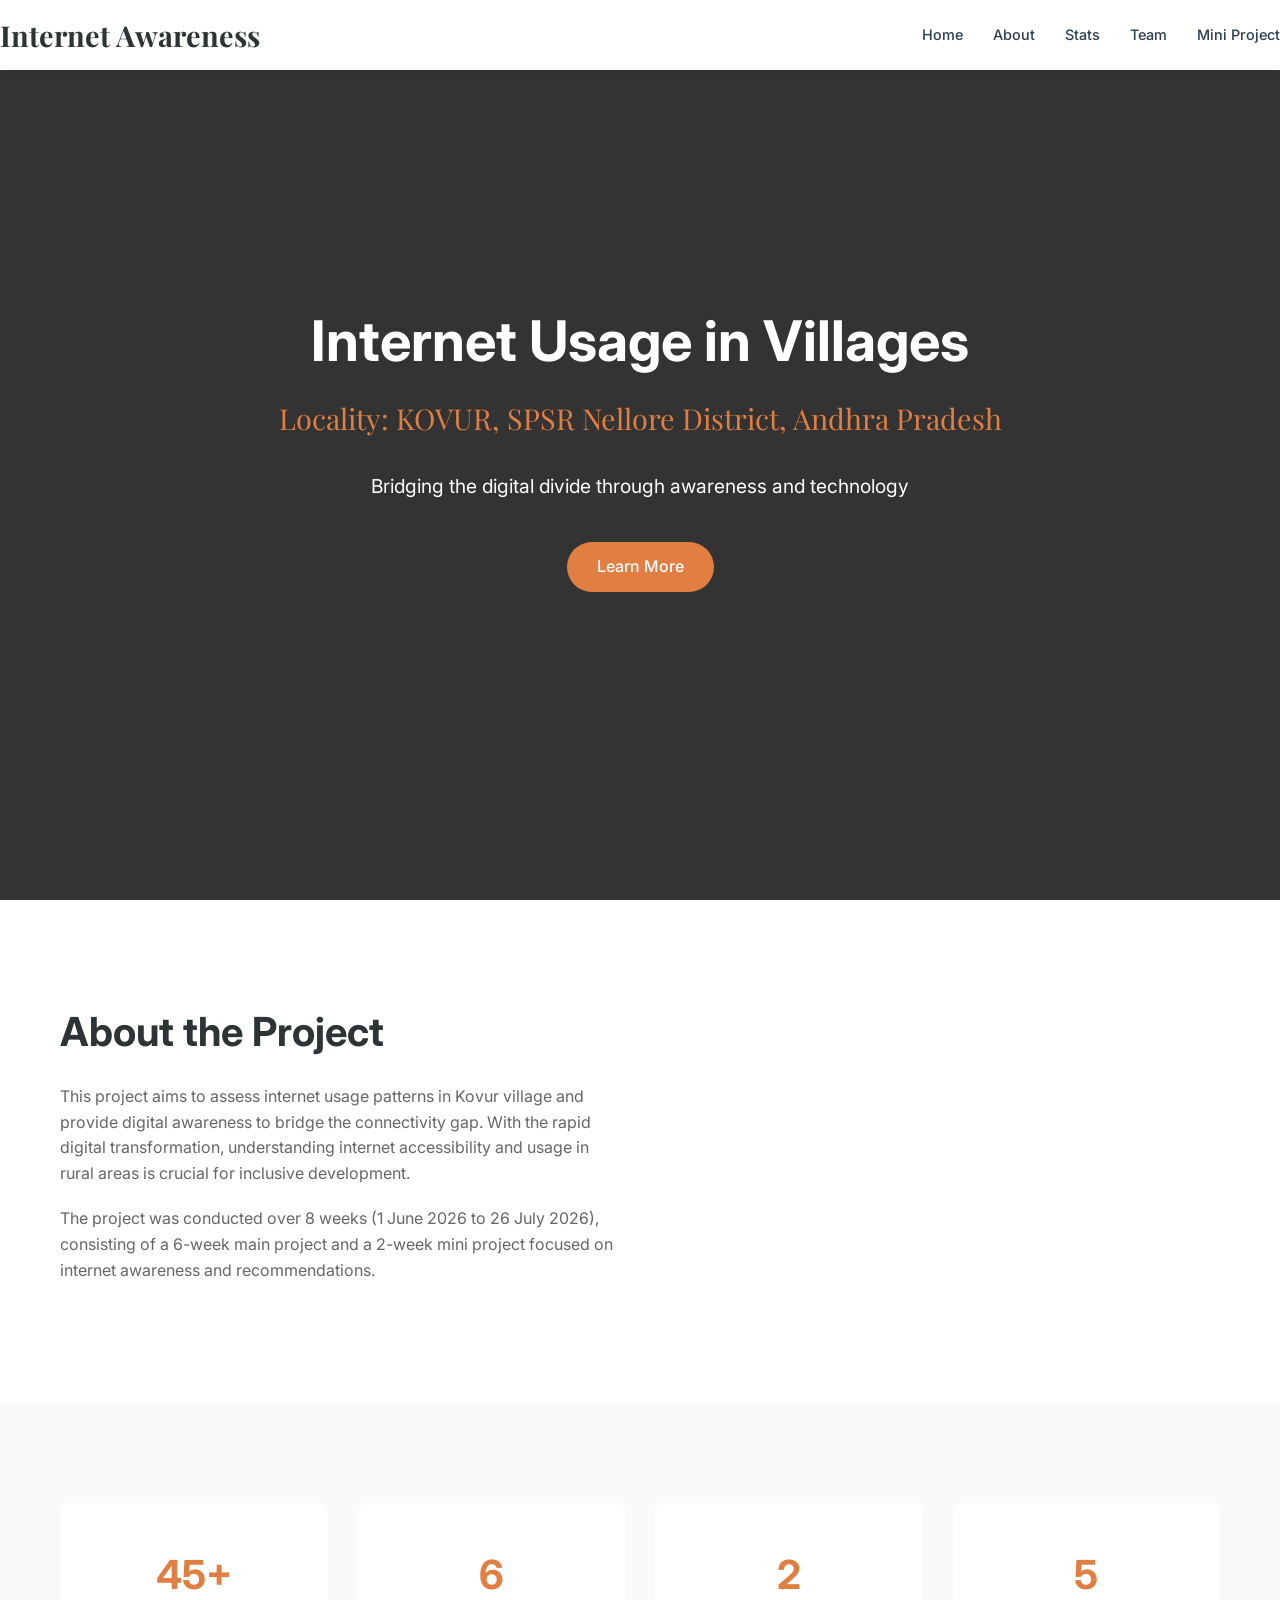
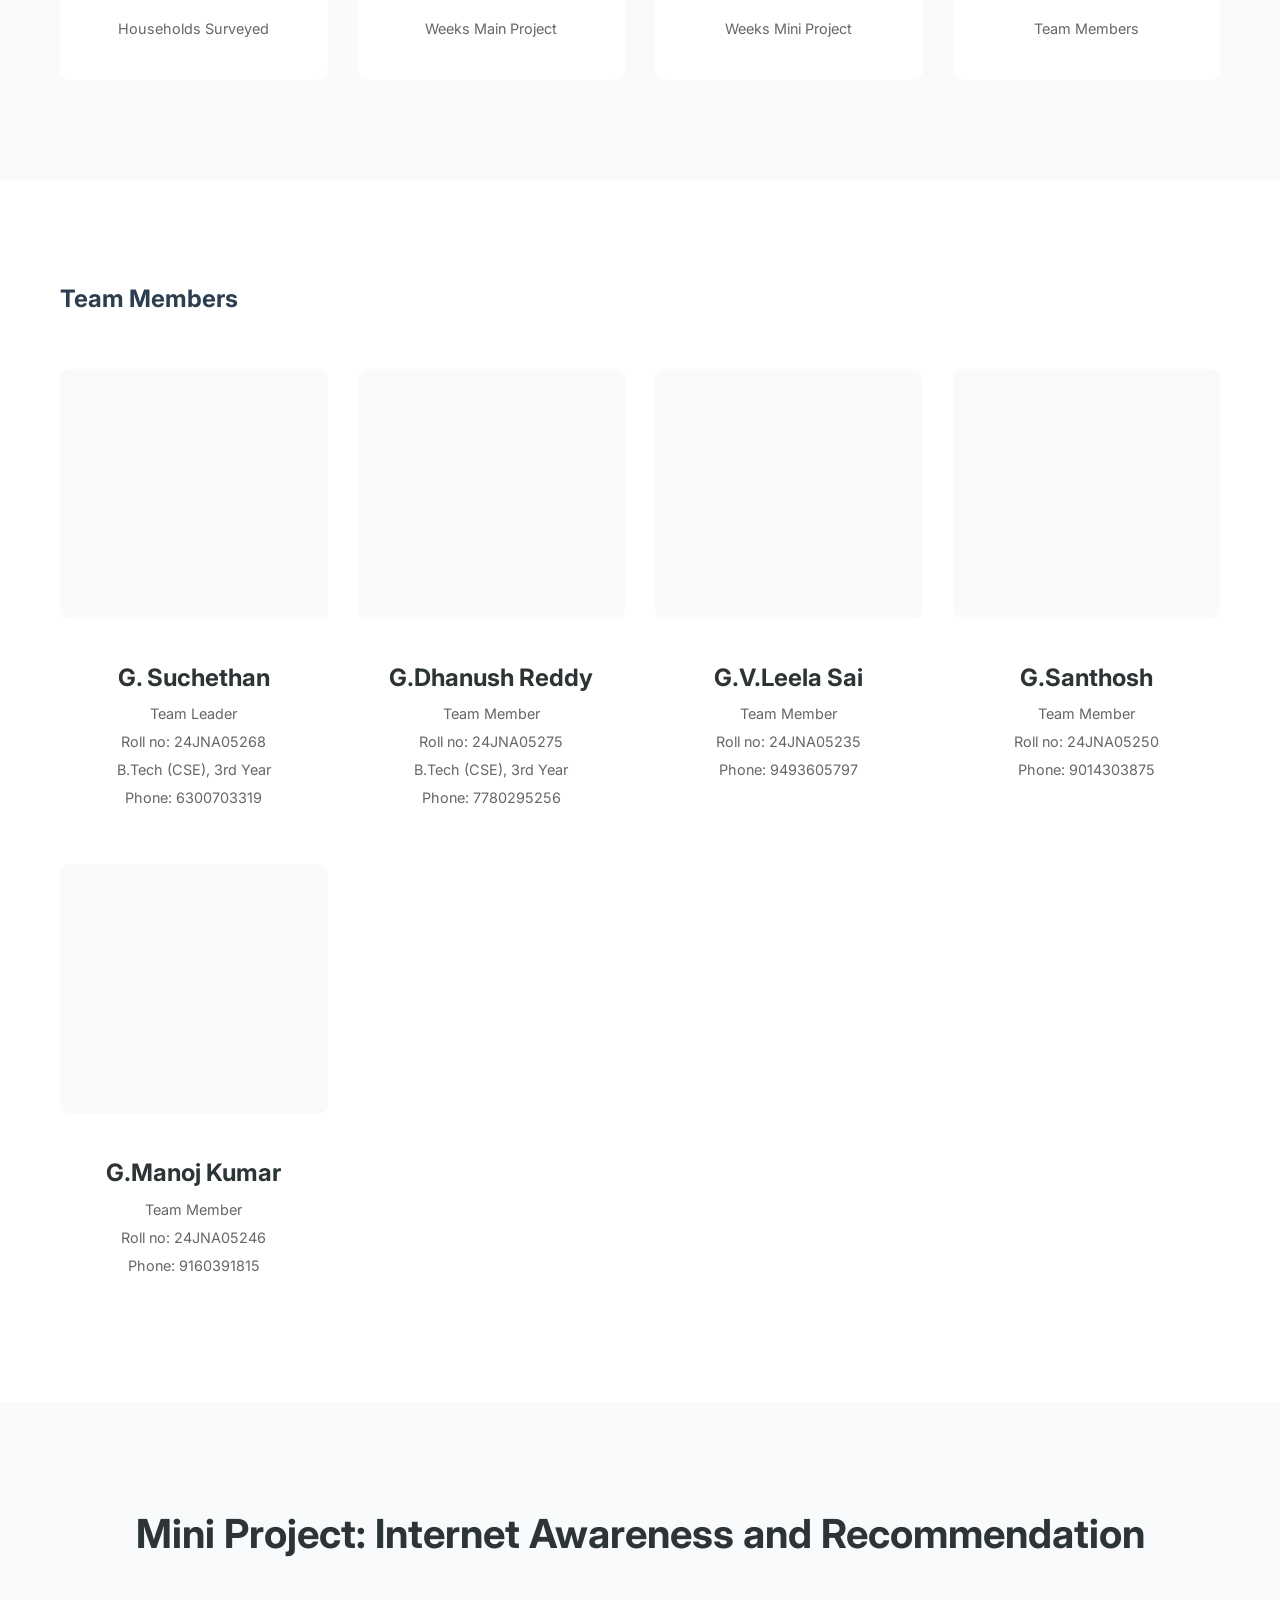
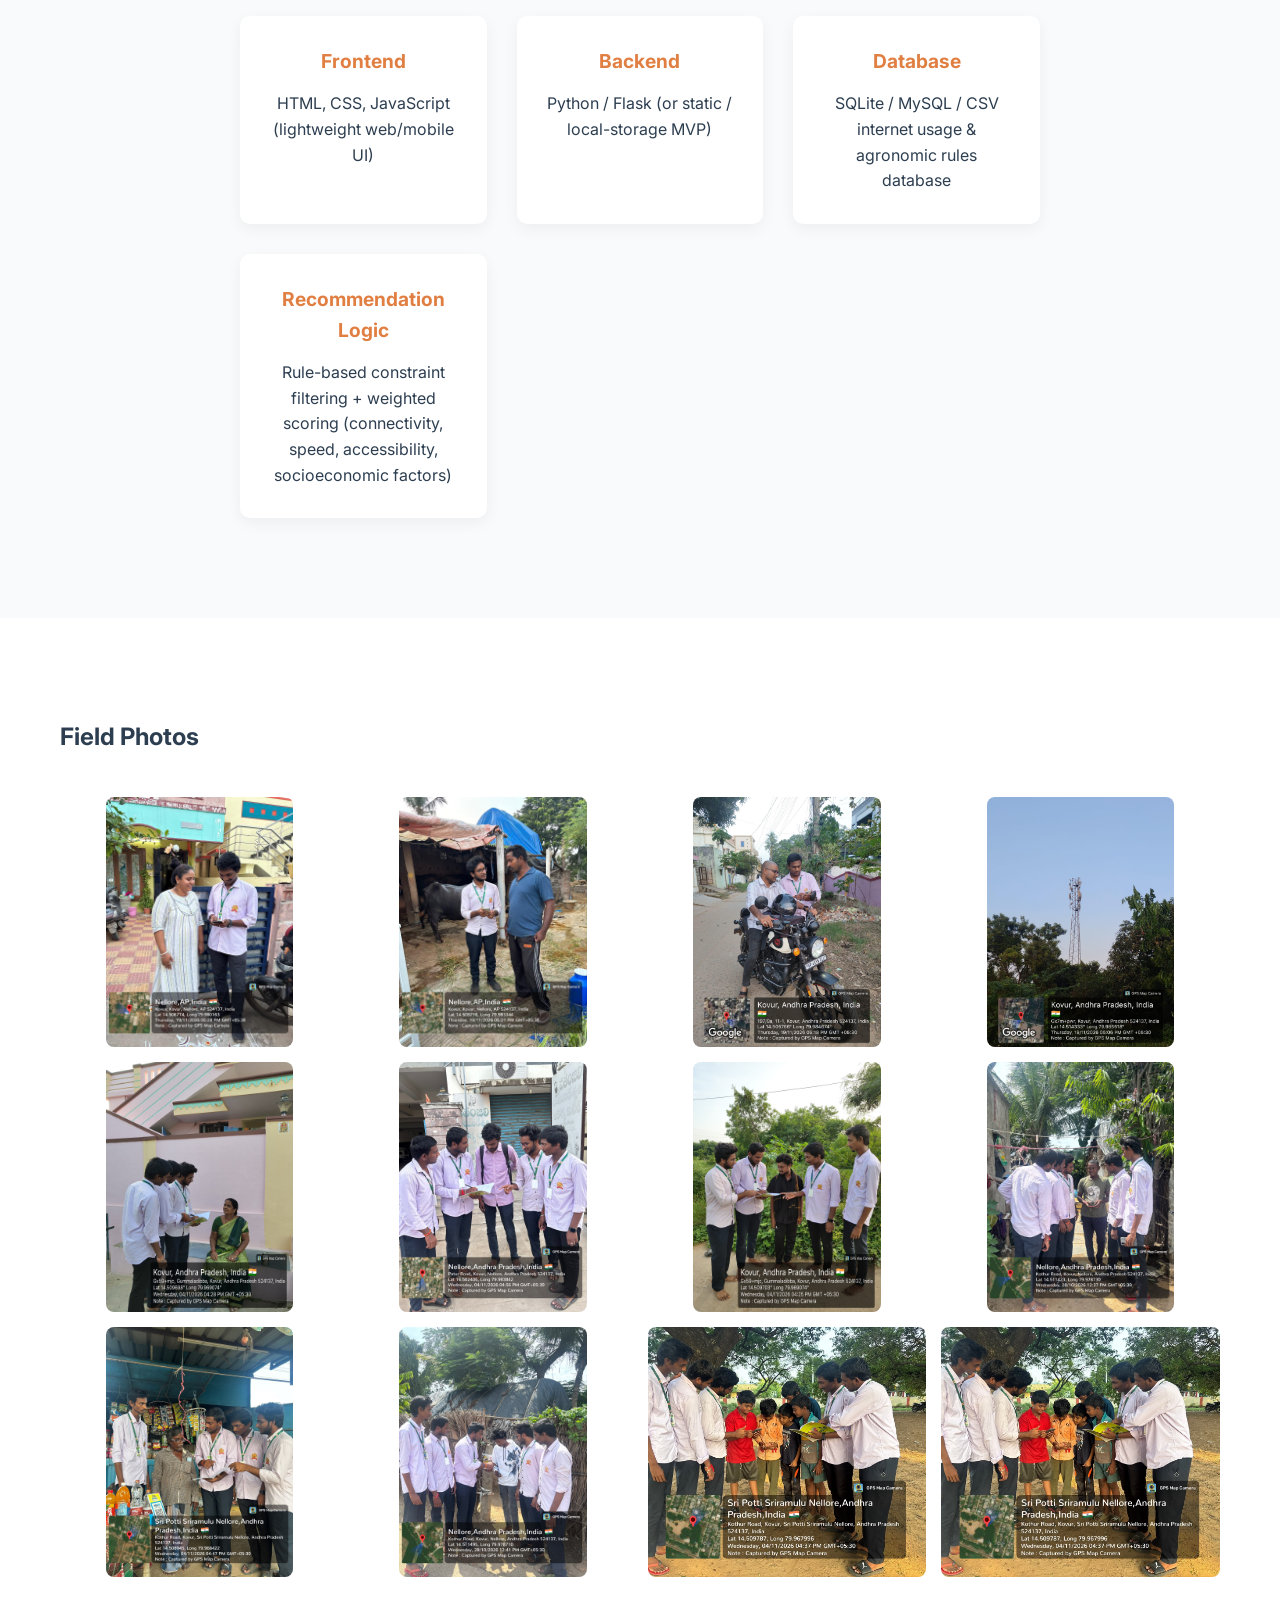
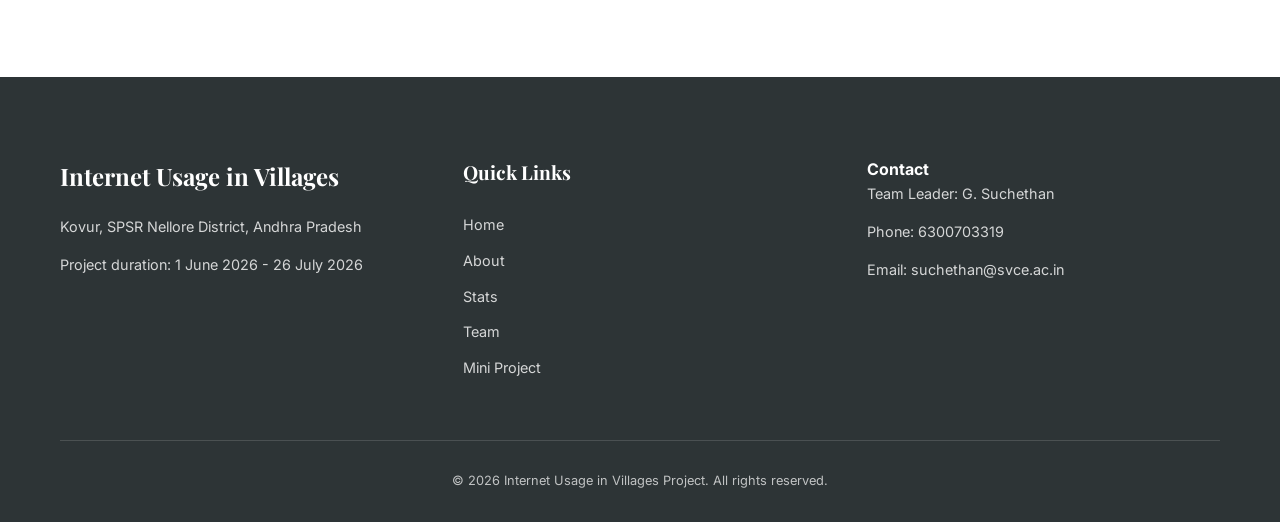
<file: index.html>
<!DOCTYPE html>
<html lang="en">
<head>
    <meta charset="UTF-8">
    <meta name="viewport" content="width=device-width, initial-scale=1.0">
    <title>Internet Usage in Villages - Kovur</title>
    <link rel="stylesheet" href="style.css">
    <link href="https://fonts.googleapis.com/css2?family=Inter:wght@300;400;500;600;700&family=Playfair+Display:wght@400;600;700&display=swap" rel="stylesheet">
</head>
<body>
    <header>
        <nav>
            <div class="logo">
                <span>Internet Awareness</span>
            </div>
            <ul class="nav-links">
                <li><a href="#home">Home</a></li>
                <li><a href="#about">About</a></li>
                <li><a href="#stats">Stats</a></li>
                <li><a href="#team">Team</a></li>
                <li><a href="#mini-project">Mini Project</a></li>
            </ul>
        </nav>
    </header>

    <section id="home" class="hero">
        <div class="hero-content">
            <h1>Internet Usage in Villages</h1>
            <h2>Locality: KOVUR, SPSR Nellore District, Andhra Pradesh</h2>
            <p>Bridging the digital divide through awareness and technology</p>
            <a href="#about" class="btn">Learn More</a>
        </div>
        <!-- Hero image removed per user request -->
    </section>

    <section id="about" class="about">
        <div class="container">
            <div class="about-content">
                <div class="about-text">
                    <h2>About the Project</h2>
                    <p>This project aims to assess internet usage patterns in Kovur village and provide digital awareness to bridge the connectivity gap. With the rapid digital transformation, understanding internet accessibility and usage in rural areas is crucial for inclusive development.</p>
                    <p>The project was conducted over 8 weeks (1 June 2026 to 26 July 2026), consisting of a 6-week main project and a 2-week mini project focused on internet awareness and recommendations.</p>
                </div>
                <div class="about-image">
                    <!-- Image removed per user request -->
                </div>
            </div>
        </div>
    </section>

    <section id="stats" class="stats">
        <div class="container">
            <div class="stats-grid">
                <div class="stat-item">
                    <div class="stat-number">45+</div>
                    <div class="stat-label">Households Surveyed</div>
                </div>
                <div class="stat-item">
                    <div class="stat-number">6</div>
                    <div class="stat-label">Weeks Main Project</div>
                </div>
                <div class="stat-item">
                    <div class="stat-number">2</div>
                    <div class="stat-label">Weeks Mini Project</div>
                </div>
                <div class="stat-item">
                    <div class="stat-number">5</div>
                    <div class="stat-label">Team Members</div>
                </div>
            </div>
        </div>
    </section>

    <section id="team" class="team">
        <div class="container">
            <h2>Team Members</h2>
            <div class="team-grid">
                <div class="team-member">
                    <div class="member-image">
                        <!-- Image hidden per user request -->
                    </div>
                    <div class="member-info">
                        <h3>G. Suchethan</h3>
                        <p>Team Leader</p>
                        <p>Roll no: 24JNA05268</p>
                        <p>B.Tech (CSE), 3rd Year</p>
                        <p>Phone: 6300703319</p>
                    </div>
                </div>
                <div class="team-member">
                    <div class="member-image">
                        <!-- Image hidden per user request -->
                    </div>
                    <div class="member-info">
                        <h3>G.Dhanush Reddy</h3>
                        <p>Team Member</p>
                        <p>Roll no: 24JNA05275</p>
                        <p>B.Tech (CSE), 3rd Year</p>
                        <p>Phone: 7780295256</p>
                    </div>
                </div>
                <div class="team-member">
                    <div class="member-image">
                        <!-- Image hidden per user request -->
                    </div>
                    <div class="member-info">
                        <h3>G.V.Leela Sai</h3>
                        <p>Team Member</p>
                        <p>Roll no: 24JNA05235</p>
                        <p>Phone: 9493605797</p>
                    </div>
                </div>
                <div class="team-member">
                    <div class="member-image">
                        <!-- Image hidden per user request -->
                    </div>
                    <div class="member-info">
                        <h3>G.Santhosh</h3>
                        <p>Team Member</p>
                        <p>Roll no: 24JNA05250</p>
                        <p>Phone: 9014303875</p>
                    </div>
                </div>
                <div class="team-member">
                    <div class="member-image">
                        <!-- Image hidden per user request -->
                    </div>
                    <div class="member-info">
                        <h3>G.Manoj Kumar</h3>
                        <p>Team Member</p>
                        <p>Roll no: 24JNA05246</p>
                        <p>Phone: 9160391815</p>
                    </div>
                </div>
            </div>
        </div>
    </section>

    <section id="mini-project" class="mini-project">
        <div class="container">
            <h2>Mini Project: Internet Awareness and Recommendation</h2>
            <div class="mini-project-stack">
                <div class="stack-component">
                    <h3>Frontend</h3>
                    <p>HTML, CSS, JavaScript (lightweight web/mobile UI)</p>
                </div>
                <div class="stack-component">
                    <h3>Backend</h3>
                    <p>Python / Flask (or static / local-storage MVP)</p>
                </div>
                <div class="stack-component">
                    <h3>Database</h3>
                    <p>SQLite / MySQL / CSV internet usage & agronomic rules database</p>
                </div>
                <div class="stack-component">
                    <h3>Recommendation Logic</h3>
                    <p>Rule-based constraint filtering + weighted scoring (connectivity, speed, accessibility, socioeconomic factors)</p>
                </div>
            </div>
        </div>
    </section>

    <section id="field-photos" class="field-photos">
        <div class="container">
            <h2>Field Photos</h2>
            <div class="photo-gallery">
                <div class="photo-item">
                    <img src="photos/WhatsApp Image 2026-11-21 at 4.46.24 PM.jpeg" alt="Field photo 1">
                </div>
                <div class="photo-item">
                    <img src="photos/WhatsApp Image 2026-11-21 at 4.46.25 PM (1).jpeg" alt="Field photo 2">
                </div>
                <div class="photo-item">
                    <img src="photos/WhatsApp Image 2026-11-21 at 4.46.25 PM (2).jpeg" alt="Field photo 2">
                </div>
                <div class="photo-item">
                    <img src="photos/WhatsApp Image 2026-11-21 at 4.46.25 PM.jpeg" alt="Field photo 3">
                </div>
                <div class="photo-item">
                    <img src="photos/WhatsApp Image 2026-11-21 at 4.46.26 PM (1).jpeg" alt="Field photo 4">
                </div>
                <div class="photo-item">
                    <img src="photos/WhatsApp Image 2026-11-21 at 4.46.26 PM (2).jpeg" alt="Field photo 5">
                </div>
                <div class="photo-item">
                    <img src="photos/WhatsApp Image 2026-11-21 at 4.46.26 PM.jpeg" alt="Field photo 6">
                </div>
                <div class="photo-item">
                    <img src="photos/WhatsApp Image 2026-11-21 at 4.46.27 PM (1).jpeg" alt="Field photo 7">
                </div>
                <div class="photo-item">
                    <img src="photos/WhatsApp Image 2026-11-21 at 4.46.27 PM (2).jpeg" alt="Field photo 8">
                </div>
                <div class="photo-item">
                    <img src="photos/WhatsApp Image 2026-11-21 at 4.46.27 PM.jpeg" alt="Field photo 9">
                </div>
                <div class="photo-item">
                    <img src="photos/WhatsApp Image 2026-11-21 at 4.46.28 PM.jpeg" alt="Field photo 10">
                </div>
                <div class="photo-item">
                    <img src="photos/WhatsApp Image 2026-11-21 at 4.46.28 PM.jpeg" alt="Field photo 11">
                </div>
            </div>
        </div>
    </section>

    <footer>
        <div class="container">
            <div class="footer-content">
                <div class="footer-about">
                    <h3>Internet Usage in Villages</h3>
                    <p>Kovur, SPSR Nellore District, Andhra Pradesh</p>
                    <p>Project duration: 1 June 2026 - 26 July 2026</p>
                </div>
                <div class="footer-links">
                    <h4>Quick Links</h4>
                    <ul>
                        <li><a href="#home">Home</a></li>
                        <li><a href="#about">About</a></li>
                        <li><a href="#stats">Stats</a></li>
                        <li><a href="#team">Team</a></li>
                        <li><a href="#mini-project">Mini Project</a></li>
                    </ul>
                </div>
                <div class="footer-contact">
                    <h4>Contact</h4>
                    <p>Team Leader: G. Suchethan</p>
                    <p>Phone: 6300703319</p>
                    <p>Email: suchethan@svce.ac.in</p>
                </div>
            </div>
            <div class="footer-bottom">
                <p>&copy; 2026 Internet Usage in Villages Project. All rights reserved.</p>
            </div>
        </div>
    </footer>

    <script src="script.js"></script>
</body>
</html>
</file>
<file: style.css>
* {
    margin: 0;
    padding: 0;
    box-sizing: border-box;
}

:root {
    --primary-color: #2d3436;
    --secondary-color: #636e72;
    --accent-color: #e17f42;
    --light-bg: #f9fafb;
    --white: #ffffff;
    --dark-text: #2c3e50;
    --success-green: #27ae60;
}

body {
    font-family: 'Inter', sans-serif;
    line-height: 1.6;
    color: var(--dark-text);
}

a {
    text-decoration: none;
    color: inherit;
}

ul {
    list-style: none;
}

.container {
    max-width: 1200px;
    margin: 0 auto;
    padding: 0 20px;
}

/* Header */
header {
    position: fixed;
    top: 0;
    width: 100%;
    background: var(--white);
    box-shadow: 0 2px 10px rgba(0,0,0,0.05);
    z-index: 100;
}

nav {
    display: flex;
    justify-content: space-between;
    align-items: center;
    height: 70px;
}

.logo {
    font-family: 'Playfair Display', serif;
    font-size: 1.8rem;
    font-weight: 700;
    color: var(--primary-color);
}

.nav-links {
    display: flex;
    gap: 30px;
}

.nav-links a {
    font-size: 0.9rem;
    font-weight: 500;
    color: var(--dark-text);
    transition: color 0.3s;
}

.nav-links a:hover {
    color: var(--accent-color);
}

/* Hero Section */
.hero {
    height: 100vh;
    background: linear-gradient(rgba(0,0,0,0.8), rgba(0,0,0,0.8));
    display: flex;
    align-items: center;
    justify-content: center;
    text-align: center;
    color: var(--white);
}

.hero-content {
    max-width: 800px;
    padding: 20px;
}

.hero-content h1 {
    font-size: 3.5rem;
    font-weight: 700;
    margin-bottom: 20px;
    line-height: 1.2;
}

.hero-content h2 {
    font-size: 1.8rem;
    font-weight: 400;
    margin-bottom: 30px;
    color: var(--accent-color);
    font-family: 'Playfair Display', serif;
}

.hero-content p {
    font-size: 1.2rem;
    margin-bottom: 40px;
    max-width: 600px;
    margin-left: auto;
    margin-right: auto;
}

.btn {
    display: inline-block;
    background: var(--accent-color);
    color: var(--white);
    padding: 12px 30px;
    border-radius: 50px;
    font-weight: 500;
    transition: background 0.3s;
}

.btn:hover {
    background: #d46e36;
}

/* About Section */
.about {
    padding: 100px 0;
    background: var(--white);
}

.about-content {
    display: grid;
    grid-template-columns: 1fr 1fr;
    gap: 50px;
    align-items: center;
}

.about-text h2 {
    font-size: 2.5rem;
    margin-bottom: 20px;
    color: var(--primary-color);
}

.about-text p {
    margin-bottom: 20px;
    color: #666;
}

.about-image img {
    max-width: 100%;
    border-radius: 10px;
    box-shadow: 0 10px 30px rgba(0,0,0,0.1);
}

/* Stats Section */
.stats {
    padding: 100px 0;
    background: var(--light-bg);
}

.stats-grid {
    display: grid;
    grid-template-columns: repeat(4, 1fr);
    gap: 30px;
    text-align: center;
}

.stat-item {
    padding: 40px 20px;
    background: var(--white);
    border-radius: 10px;
    transition: transform 0.3s;
}

.stat-item:hover {
    transform: translateY(-5px);
}

.stat-number {
    font-size: 2.5rem;
    font-weight: 700;
    color: var(--accent-color);
    margin-bottom: 10px;
}

.stat-label {
    font-size: 0.9rem;
    color: #666;
}

/* Team Section */
.team {
    padding: 100px 0;
    background: var(--white);
}

.team-grid {
    display: grid;
    grid-template-columns: repeat(auto-fit, minmax(250px, 1fr));
    gap: 30px;
    margin-top: 50px;
}

.member-image {
    border-radius: 10px;
    background: var(--light-bg);
    display: flex;
    align-items: center;
    justify-content: center;
    height: 250px;
    margin-bottom: 20px;
    overflow: hidden;
}

.member-image img {
    display: none;
}

.member-image:hover img {
    transform: scale(1.05);
}

.member-info {
    text-align: center;
    padding: 20px;
}

.member-info h3 {
    font-size: 1.5rem;
    margin-bottom: 5px;
    color: var(--primary-color);
}

.member-info p {
    font-size: 0.9rem;
    color: #666;
    margin-bottom: 5px;
}

/* Mini Project Section */
.mini-project {
    padding: 100px 0;
    background: var(--light-bg);
}

.mini-project h2 {
    font-size: 2.5rem;
    margin-bottom: 50px;
    text-align: center;
    color: var(--primary-color);
}

.mini-project-stack {
    display: grid;
    grid-template-columns: repeat(auto-fit, minmax(200px, 1fr));
    gap: 30px;
    max-width: 800px;
    margin: 0 auto;
}

.stack-component {
    background: var(--white);
    padding: 30px;
    border-radius: 10px;
    text-align: center;
    box-shadow: 0 5px 15px rgba(0,0,0,0.05);
}

.stack-component h3 {
    font-size: 1.2rem;
    margin-bottom: 15px;
    color: var(--accent-color);
}

/* Field Photos Section */
.field-photos {
    padding: 100px 0;
    background: var(--white);
}

.photo-gallery {
    display: grid;
    grid-template-columns: repeat(auto-fit, minmax(250px, 1fr));
    gap: 15px;
    margin-top: 40px;
    max-width: 1200px;
}

.photo-item {
    margin: 0 auto;
}

.photo-item img {
    width: 100%;
    height: 250px;
    object-fit: cover;
    border-radius: 8px;
    transition: transform 0.3s;
    display: block;
}

.photo-item:hover img {
    transform: scale(1.05);
}

/* Ensure grid shows all photos nicely - 4 photos per row for 11 photos */
@media (min-width: 1000px) {
    .photo-gallery {
        grid-template-columns: repeat(4, 1fr);
    }
}

@media (min-width: 740px) and (max-width: 999px) {
    .photo-gallery {
        grid-template-columns: repeat(3, 1fr);
    }
}

/* Footer */
footer {
    background: var(--primary-color);
    color: var(--white);
    padding: 80px 0 30px;
}

.footer-content {
    display: grid;
    grid-template-columns: 1fr 1fr 1fr;
    gap: 50px;
    margin-bottom: 50px;
}

.footer-about h3 {
    font-size: 1.5rem;
    margin-bottom: 20px;
    font-family: 'Playfair Display', serif;
}

.footer-about p {
    font-size: 0.9rem;
    opacity: 0.8;
    margin-bottom: 15px;
}

.footer-links h4 {
    font-size: 1.2rem;
    margin-bottom: 25px;
    font-family: 'Playfair Display', serif;
}

.footer-links ul li {
    margin-bottom: 10px;
}

.footer-links a {
    font-size: 0.9rem;
    opacity: 0.8;
    transition: opacity 0.3s;
}

.footer-links a:hover {
    opacity: 1;
}

.footer-contact p {
    font-size: 0.9rem;
    margin-bottom: 15px;
    opacity: 0.8;
}

.footer-bottom {
    text-align: center;
    padding-top: 30px;
    border-top: 1px solid rgba(255,255,255,0.2);
    font-size: 0.8rem;
    opacity: 0.7;
}

/* Responsive */
@media (max-width: 768px) {
    .nav-links {
        display: none;
    }
    
    .about-content {
        grid-template-columns: 1fr;
    }
    
    .stats-grid {
        grid-template-columns: repeat(2, 1fr);
    }
    
    .footer-content {
        grid-template-columns: 1fr;
    }
    
    .hero-content h1 {
        font-size: 2.5rem;
    }
    
    .hero-content h2 {
        font-size: 1.5rem;
    }
}
</file>
